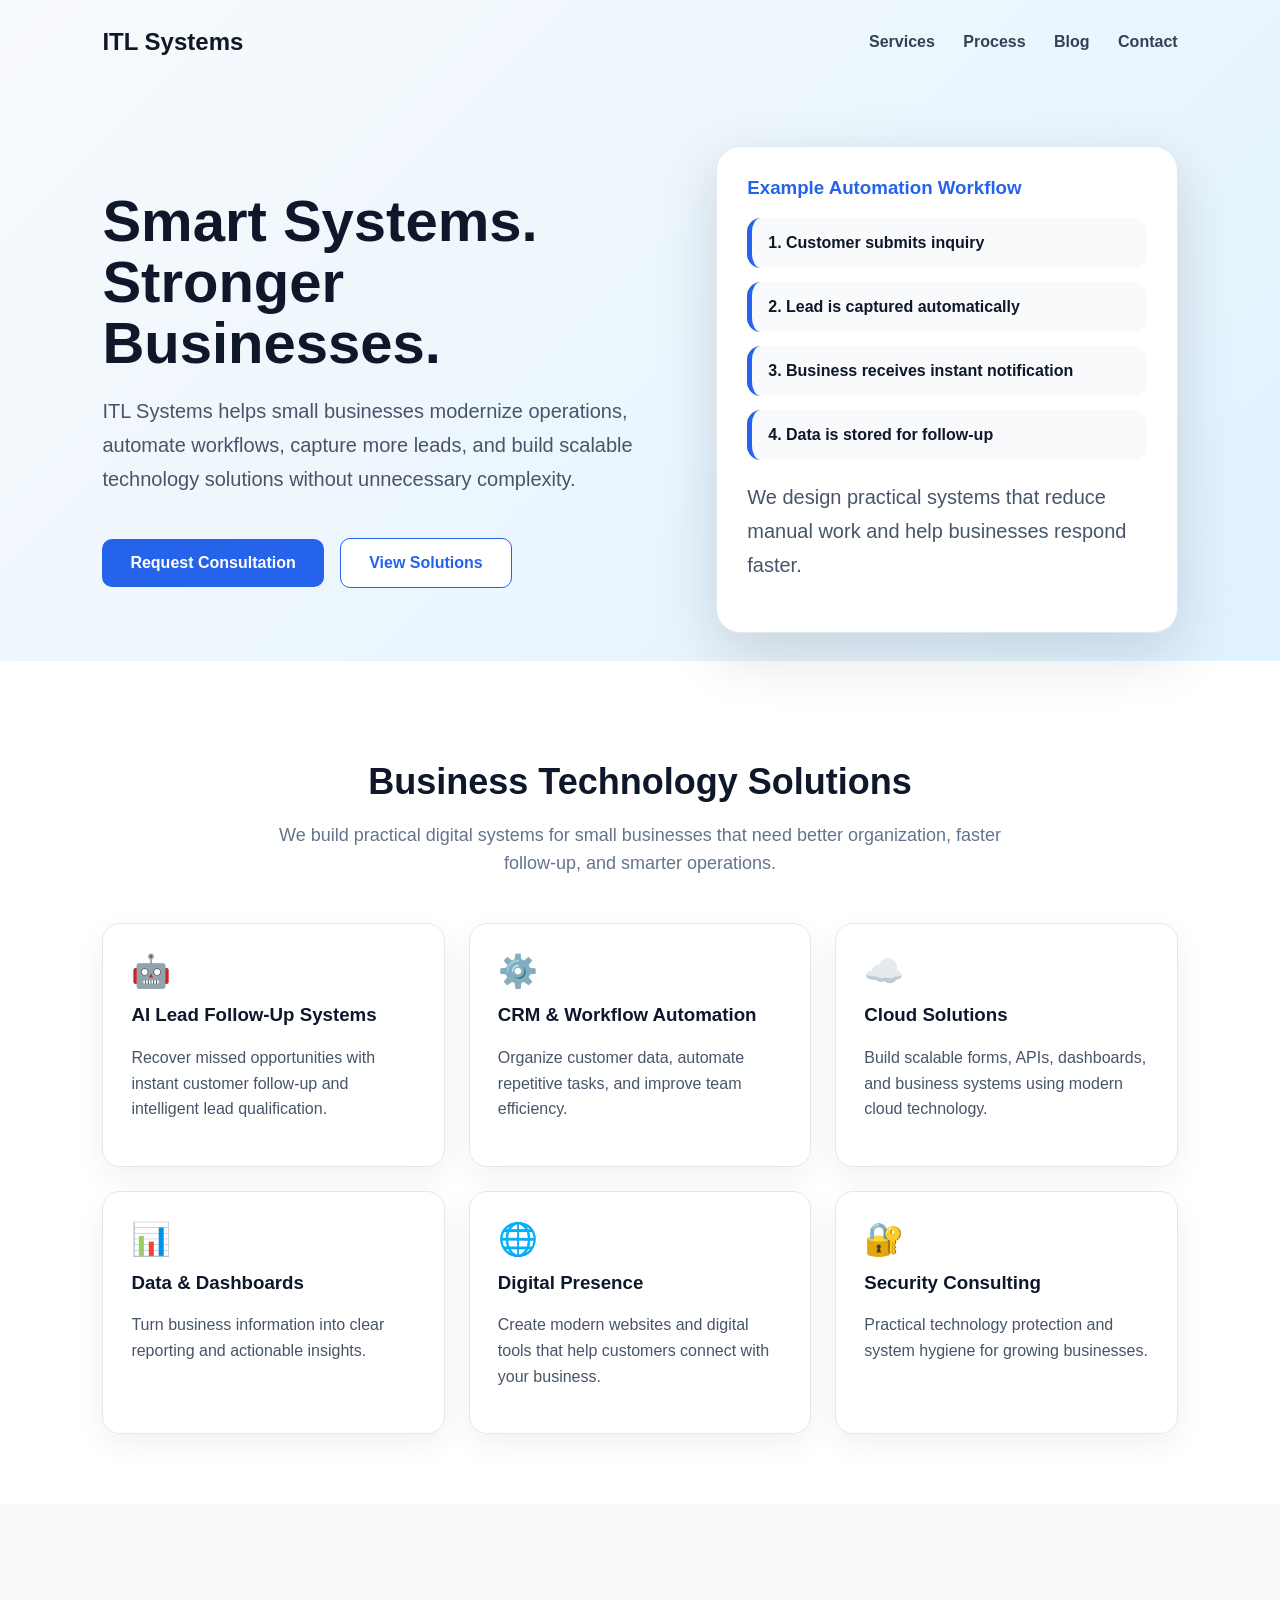
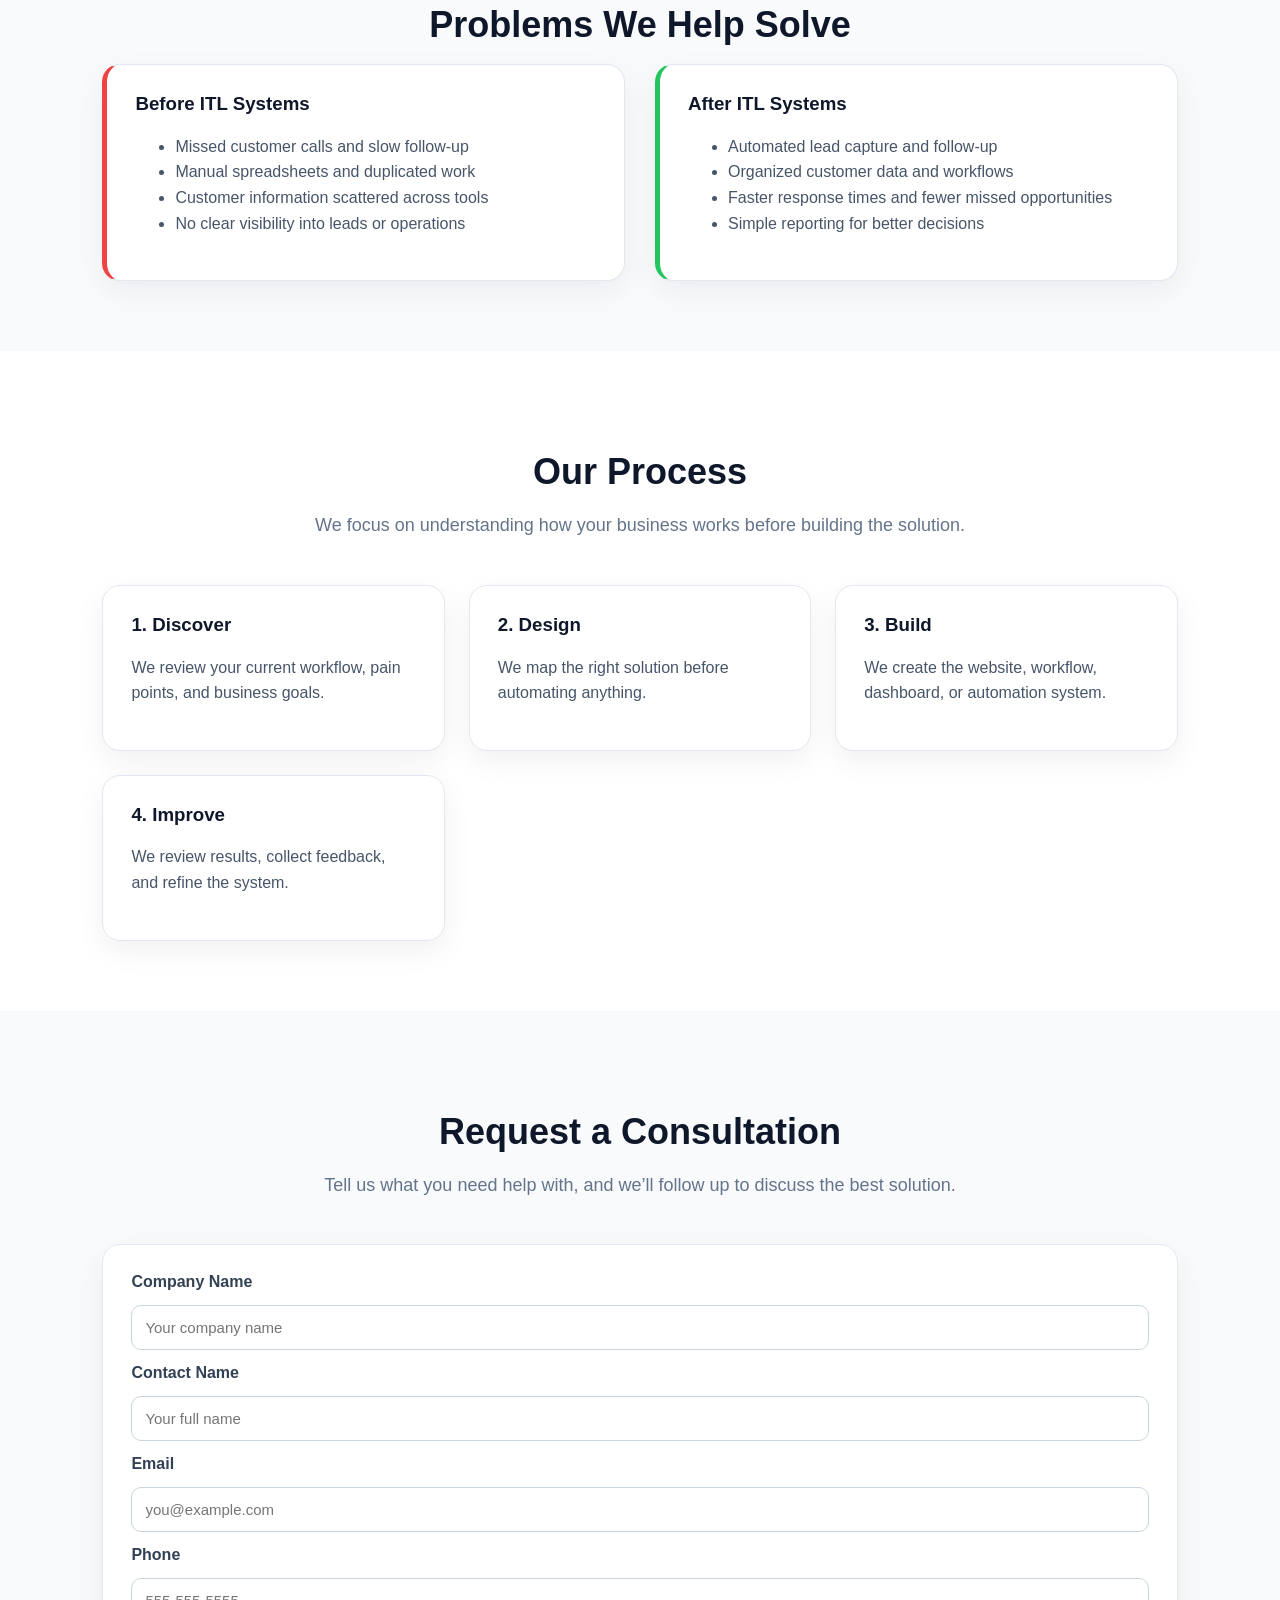
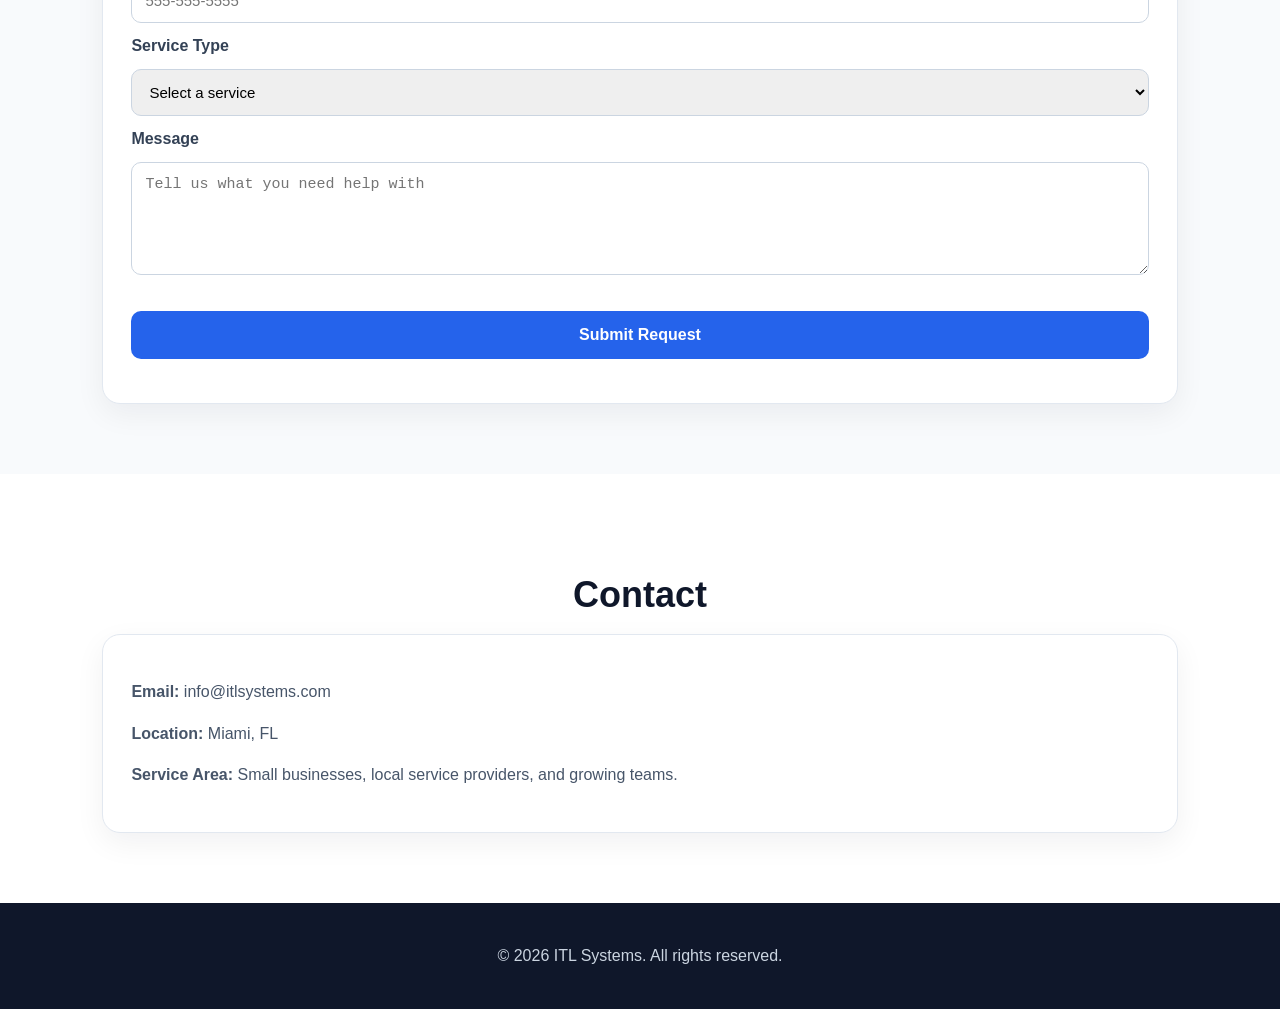
<file: frontend-static-legacy/index.html>
<!DOCTYPE html>
<html lang="en">
<head>
  <meta charset="UTF-8" />
  <meta name="viewport" content="width=device-width, initial-scale=1.0" />
  <title>ITL Systems | Business Technology Solutions</title>

  <style>
    * {
      box-sizing: border-box;
    }

    body {
      margin: 0;
      font-family: Arial, sans-serif;
      background: #ffffff;
      color: #0f172a;
    }

    header {
      background: linear-gradient(135deg, #f8fafc 0%, #e0f2fe 100%);
      padding: 28px 8%;
      min-height: 620px;
    }

    nav {
      display: flex;
      justify-content: space-between;
      align-items: center;
      margin-bottom: 90px;
    }

    .logo {
      font-size: 24px;
      font-weight: bold;
      color: #0f172a;
    }

    .nav-links a {
      margin-left: 24px;
      text-decoration: none;
      color: #334155;
      font-weight: 600;
    }

    .hero {
      display: grid;
      grid-template-columns: 1.1fr 0.9fr;
      gap: 50px;
      align-items: center;
    }

    .hero h1 {
      font-size: 58px;
      line-height: 1.05;
      margin: 0 0 20px;
      color: #0f172a;
    }

    .hero p {
      font-size: 20px;
      line-height: 1.7;
      color: #475569;
      max-width: 650px;
    }

    .button {
      display: inline-block;
      margin-top: 22px;
      padding: 15px 28px;
      background: #2563eb;
      color: white;
      text-decoration: none;
      border-radius: 10px;
      font-weight: bold;
      border: none;
      cursor: pointer;
      font-size: 16px;
    }

    .secondary {
      background: white;
      color: #2563eb;
      border: 1px solid #2563eb;
      margin-left: 12px;
    }

    .hero-card {
      background: white;
      border-radius: 24px;
      padding: 30px;
      box-shadow: 0 20px 60px rgba(15, 23, 42, 0.15);
      border: 1px solid #e2e8f0;
    }

    .hero-card h3 {
      margin-top: 0;
      color: #2563eb;
    }

    .workflow-step {
      padding: 16px;
      background: #f8fafc;
      border-radius: 14px;
      margin: 14px 0;
      border-left: 5px solid #2563eb;
      font-weight: bold;
    }

    section {
      padding: 70px 8%;
    }

    .section-light {
      background: #f8fafc;
    }

    h2 {
      text-align: center;
      font-size: 36px;
      margin-bottom: 18px;
    }

    .section-intro {
      text-align: center;
      color: #64748b;
      font-size: 18px;
      max-width: 760px;
      margin: 0 auto 45px;
      line-height: 1.6;
    }

    .grid {
      display: grid;
      grid-template-columns: repeat(auto-fit, minmax(260px, 1fr));
      gap: 24px;
    }

    .card {
      background: white;
      padding: 28px;
      border-radius: 18px;
      border: 1px solid #e2e8f0;
      box-shadow: 0 10px 30px rgba(15, 23, 42, 0.06);
    }

    .card h3 {
      margin-top: 0;
      color: #0f172a;
    }

    .card p,
    li {
      color: #475569;
      line-height: 1.6;
    }

    .icon {
      font-size: 32px;
      margin-bottom: 14px;
    }

    .split {
      display: grid;
      grid-template-columns: 1fr 1fr;
      gap: 30px;
    }

    .bad {
      border-left: 5px solid #ef4444;
    }

    .good {
      border-left: 5px solid #22c55e;
    }

    form {
      display: flex;
      flex-direction: column;
      gap: 14px;
    }

    label {
      font-weight: bold;
      color: #334155;
    }

    input,
    select,
    textarea {
      padding: 13px;
      border-radius: 10px;
      border: 1px solid #cbd5e1;
      font-size: 15px;
    }

    input:focus,
    select:focus,
    textarea:focus {
      outline: none;
      border-color: #2563eb;
      box-shadow: 0 0 0 3px rgba(37, 99, 235, 0.15);
    }

    #formMessage {
      margin-top: 15px;
      color: #2563eb;
      font-weight: bold;
    }

    footer {
      background: #0f172a;
      color: #cbd5e1;
      text-align: center;
      padding: 28px;
    }

    @media (max-width: 800px) {
      .hero,
      .split {
        grid-template-columns: 1fr;
      }

      .hero h1 {
        font-size: 42px;
      }

      .nav-links {
        display: none;
      }
    }
  </style>
</head>

<body>

<header>
  <nav>
    <div class="logo">ITL Systems</div>
    <div class="nav-links">
      <a href="#services">Services</a>
      <a href="#process">Process</a>
      <a href="blog.html">Blog</a>
      <a href="#contact">Contact</a>
    </div>
  </nav>

  <div class="hero">
    <div>
      <h1>Smart Systems. Stronger Businesses.</h1>
      <p>
        ITL Systems helps small businesses modernize operations, automate workflows,
        capture more leads, and build scalable technology solutions without
        unnecessary complexity.
      </p>

      <a href="#contact" class="button">Request Consultation</a>
      <a href="#services" class="button secondary">View Solutions</a>
    </div>

    <div class="hero-card">
      <h3>Example Automation Workflow</h3>

      <div class="workflow-step">1. Customer submits inquiry</div>
      <div class="workflow-step">2. Lead is captured automatically</div>
      <div class="workflow-step">3. Business receives instant notification</div>
      <div class="workflow-step">4. Data is stored for follow-up</div>

      <p>
        We design practical systems that reduce manual work and help businesses
        respond faster.
      </p>
    </div>
  </div>
</header>

<section id="services">
  <h2>Business Technology Solutions</h2>
  <p class="section-intro">
    We build practical digital systems for small businesses that need better
    organization, faster follow-up, and smarter operations.
  </p>

  <div class="grid">
    <div class="card">
      <div class="icon">🤖</div>
      <h3>AI Lead Follow-Up Systems</h3>
      <p>Recover missed opportunities with instant customer follow-up and intelligent lead qualification.</p>
    </div>

    <div class="card">
      <div class="icon">⚙️</div>
      <h3>CRM & Workflow Automation</h3>
      <p>Organize customer data, automate repetitive tasks, and improve team efficiency.</p>
    </div>

    <div class="card">
      <div class="icon">☁️</div>
      <h3>Cloud Solutions</h3>
      <p>Build scalable forms, APIs, dashboards, and business systems using modern cloud technology.</p>
    </div>

    <div class="card">
      <div class="icon">📊</div>
      <h3>Data & Dashboards</h3>
      <p>Turn business information into clear reporting and actionable insights.</p>
    </div>

    <div class="card">
      <div class="icon">🌐</div>
      <h3>Digital Presence</h3>
      <p>Create modern websites and digital tools that help customers connect with your business.</p>
    </div>

    <div class="card">
      <div class="icon">🔐</div>
      <h3>Security Consulting</h3>
      <p>Practical technology protection and system hygiene for growing businesses.</p>
    </div>
  </div>
</section>

<section class="section-light">
  <h2>Problems We Help Solve</h2>

  <div class="split">
    <div class="card bad">
      <h3>Before ITL Systems</h3>
      <ul>
        <li>Missed customer calls and slow follow-up</li>
        <li>Manual spreadsheets and duplicated work</li>
        <li>Customer information scattered across tools</li>
        <li>No clear visibility into leads or operations</li>
      </ul>
    </div>

    <div class="card good">
      <h3>After ITL Systems</h3>
      <ul>
        <li>Automated lead capture and follow-up</li>
        <li>Organized customer data and workflows</li>
        <li>Faster response times and fewer missed opportunities</li>
        <li>Simple reporting for better decisions</li>
      </ul>
    </div>
  </div>
</section>

<section id="process">
  <h2>Our Process</h2>
  <p class="section-intro">
    We focus on understanding how your business works before building the solution.
  </p>

  <div class="grid">
    <div class="card">
      <h3>1. Discover</h3>
      <p>We review your current workflow, pain points, and business goals.</p>
    </div>

    <div class="card">
      <h3>2. Design</h3>
      <p>We map the right solution before automating anything.</p>
    </div>

    <div class="card">
      <h3>3. Build</h3>
      <p>We create the website, workflow, dashboard, or automation system.</p>
    </div>

    <div class="card">
      <h3>4. Improve</h3>
      <p>We review results, collect feedback, and refine the system.</p>
    </div>
  </div>
</section>

<section id="contact" class="section-light">
  <h2>Request a Consultation</h2>
  <p class="section-intro">
    Tell us what you need help with, and we’ll follow up to discuss the best solution.
  </p>

  <div class="card">
    <form id="inquiryForm">
      <label>Company Name</label>
      <input type="text" id="companyName" placeholder="Your company name" maxlength="100">

      <label>Contact Name</label>
      <input type="text" id="contactName" placeholder="Your full name" maxlength="100" required>

      <label>Email</label>
      <input type="email" id="email" placeholder="you@example.com" maxlength="254" required>

      <label>Phone</label>
      <input type="tel" id="phone" placeholder="555-555-5555" maxlength="30" required>

      <label>Service Type</label>
      <select id="serviceType" required>
        <option value="">Select a service</option>
        <option value="AI Lead Follow-Up Systems">AI Lead Follow-Up Systems</option>
        <option value="CRM & Workflow Automation">CRM & Workflow Automation</option>
        <option value="Cloud Solutions">Cloud Solutions</option>
        <option value="Data & Dashboards">Data & Dashboards</option>
        <option value="Digital Presence">Digital Presence</option>
        <option value="Security Consulting">Security Consulting</option>
      </select>

      <label>Message</label>
      <textarea id="message" rows="5" maxlength="2000" placeholder="Tell us what you need help with"></textarea>

      <button type="submit" class="button">Submit Request</button>
    </form>

    <p id="formMessage"></p>
  </div>
</section>

<section>
  <h2>Contact</h2>

  <div class="card">
    <p><strong>Email:</strong> info@itlsystems.com</p>
    <p><strong>Location:</strong> Miami, FL</p>
    <p><strong>Service Area:</strong> Small businesses, local service providers, and growing teams.</p>
  </div>
</section>

<footer>
  <p>© 2026 ITL Systems. All rights reserved.</p>
</footer>

<script>
  console.log("ITL form script loaded");

  const API_URL = "https://x7uxhbqddl.execute-api.us-east-1.amazonaws.com/dev/inquiries";

  document.getElementById("inquiryForm").addEventListener("submit", async function(event) {
    event.preventDefault();

    const inquiry = {
      companyName: document.getElementById("companyName").value,
      contactName: document.getElementById("contactName").value,
      email: document.getElementById("email").value,
      phone: document.getElementById("phone").value,
      serviceType: document.getElementById("serviceType").value,
      message: document.getElementById("message").value.trim()
    };

    try {
      const response = await fetch(API_URL, {
        method: "POST",
        headers: {
          "Content-Type": "application/json"
        },
        body: JSON.stringify(inquiry)
      });

      const result = await response.json();
      document.getElementById("formMessage").textContent = result.message;

      if (response.ok) {
        document.getElementById("inquiryForm").reset();
      }
    } catch (error) {
      document.getElementById("formMessage").textContent =
        "There was an error submitting your request. Please try again.";
    }
  });
</script>

</body>
</html>
</file>
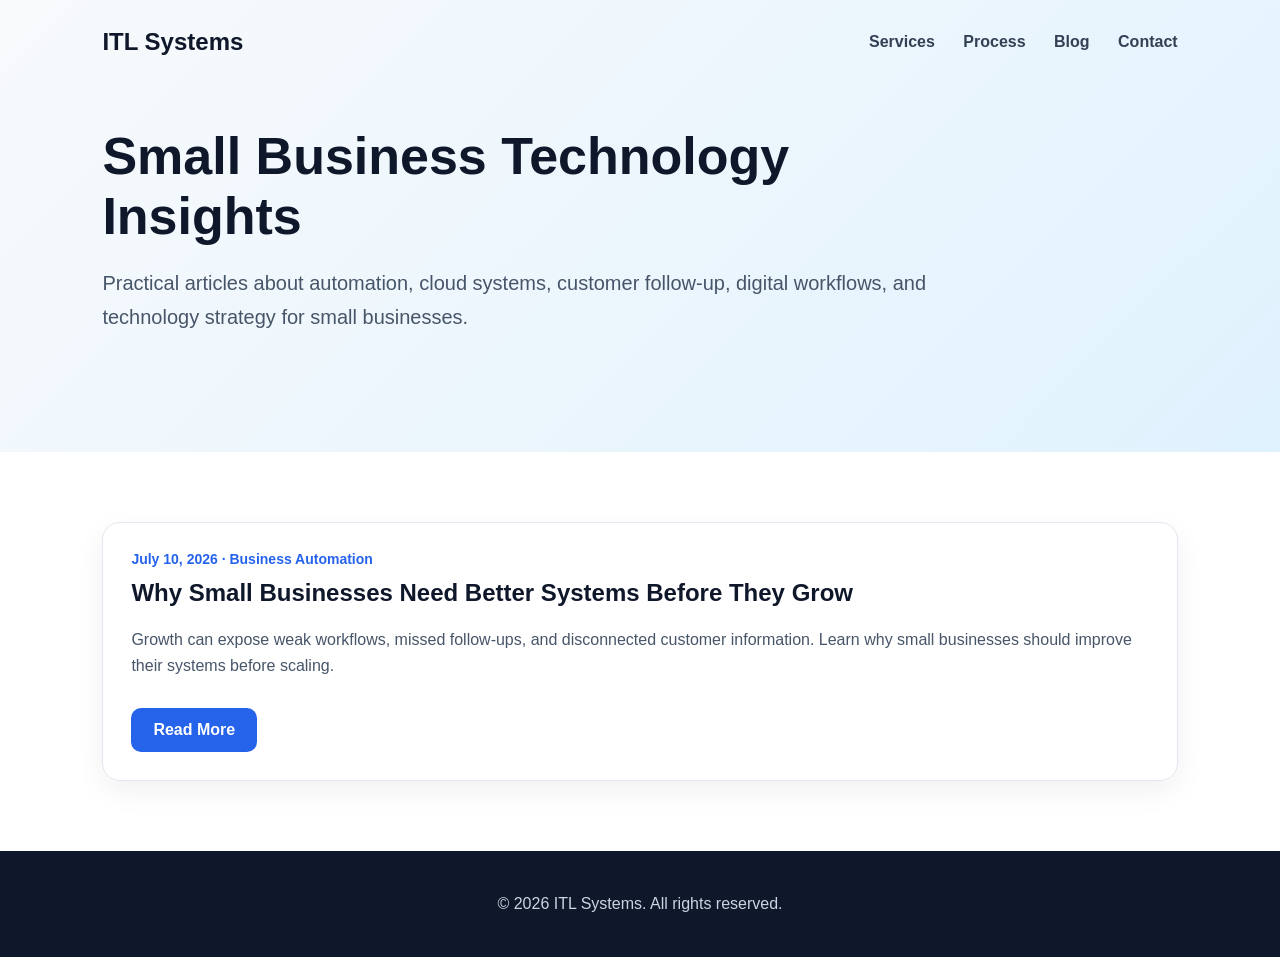
<file: frontend-static-legacy/blog.html>
<!DOCTYPE html>
<html lang="en">
<head>
  <meta charset="UTF-8">
  <meta name="viewport" content="width=device-width, initial-scale=1.0">

  <title>ITL Systems Blog | Small Business Technology Insights</title>

  <meta
    name="description"
    content="Practical insights about automation, cloud systems, customer follow-up, and technology strategy for small businesses."
  >

  <style>
    * {
      box-sizing: border-box;
    }

    body {
      margin: 0;
      font-family: Arial, sans-serif;
      background: #ffffff;
      color: #0f172a;
    }

    header {
      background: linear-gradient(135deg, #f8fafc 0%, #e0f2fe 100%);
      padding: 28px 8%;
    }

    nav {
      display: flex;
      justify-content: space-between;
      align-items: center;
      margin-bottom: 70px;
    }

    .logo {
      font-size: 24px;
      font-weight: bold;
    }

    .nav-links a {
      margin-left: 24px;
      text-decoration: none;
      color: #334155;
      font-weight: 600;
    }

    .blog-hero {
      max-width: 850px;
      padding-bottom: 70px;
    }

    .blog-hero h1 {
      font-size: 52px;
      margin-bottom: 20px;
    }

    .blog-hero p {
      font-size: 20px;
      line-height: 1.7;
      color: #475569;
    }

    section {
      padding: 70px 8%;
    }

    .post-list {
      display: grid;
      grid-template-columns: repeat(auto-fit, minmax(280px, 1fr));
      gap: 24px;
    }

    .card {
      background: white;
      padding: 28px;
      border-radius: 18px;
      border: 1px solid #e2e8f0;
      box-shadow: 0 10px 30px rgba(15, 23, 42, 0.06);
    }

    .card h2 {
      margin-top: 0;
      font-size: 24px;
    }

    .card p {
      color: #475569;
      line-height: 1.6;
    }

    .date {
      color: #2563eb;
      font-weight: bold;
      font-size: 14px;
      margin-bottom: 12px;
    }

    .button {
      display: inline-block;
      margin-top: 14px;
      padding: 13px 22px;
      background: #2563eb;
      color: white;
      text-decoration: none;
      border-radius: 10px;
      font-weight: bold;
    }

    footer {
      background: #0f172a;
      color: #cbd5e1;
      text-align: center;
      padding: 28px;
    }

    @media (max-width: 800px) {
      .blog-hero h1 {
        font-size: 40px;
      }

      .nav-links {
        display: none;
      }
    }
  </style>
</head>

<body>

<header>
  <nav>
    <div class="logo">ITL Systems</div>

    <div class="nav-links">
      <a href="index.html#services">Services</a>
      <a href="index.html#process">Process</a>
      <a href="blog.html">Blog</a>
      <a href="index.html#contact">Contact</a>
    </div>
  </nav>

  <div class="blog-hero">
    <h1>Small Business Technology Insights</h1>

    <p>
      Practical articles about automation, cloud systems, customer follow-up,
      digital workflows, and technology strategy for small businesses.
    </p>
  </div>
</header>

<section>
  <div class="post-list">
    
    <article class="card">
      <div class="date">July 10, 2026 · Business Automation</div>

      <h2>Why Small Businesses Need Better Systems Before They Grow</h2>

      <p>Growth can expose weak workflows, missed follow-ups, and disconnected customer information. Learn why small businesses should improve their systems before scaling.</p>

      <a class="button" href="blog/better-systems-before-growth.html">
        Read More
      </a>
    </article>

  </div>
</section>

<footer>
  <p>© 2026 ITL Systems. All rights reserved.</p>
</footer>

</body>
</html>
</file>
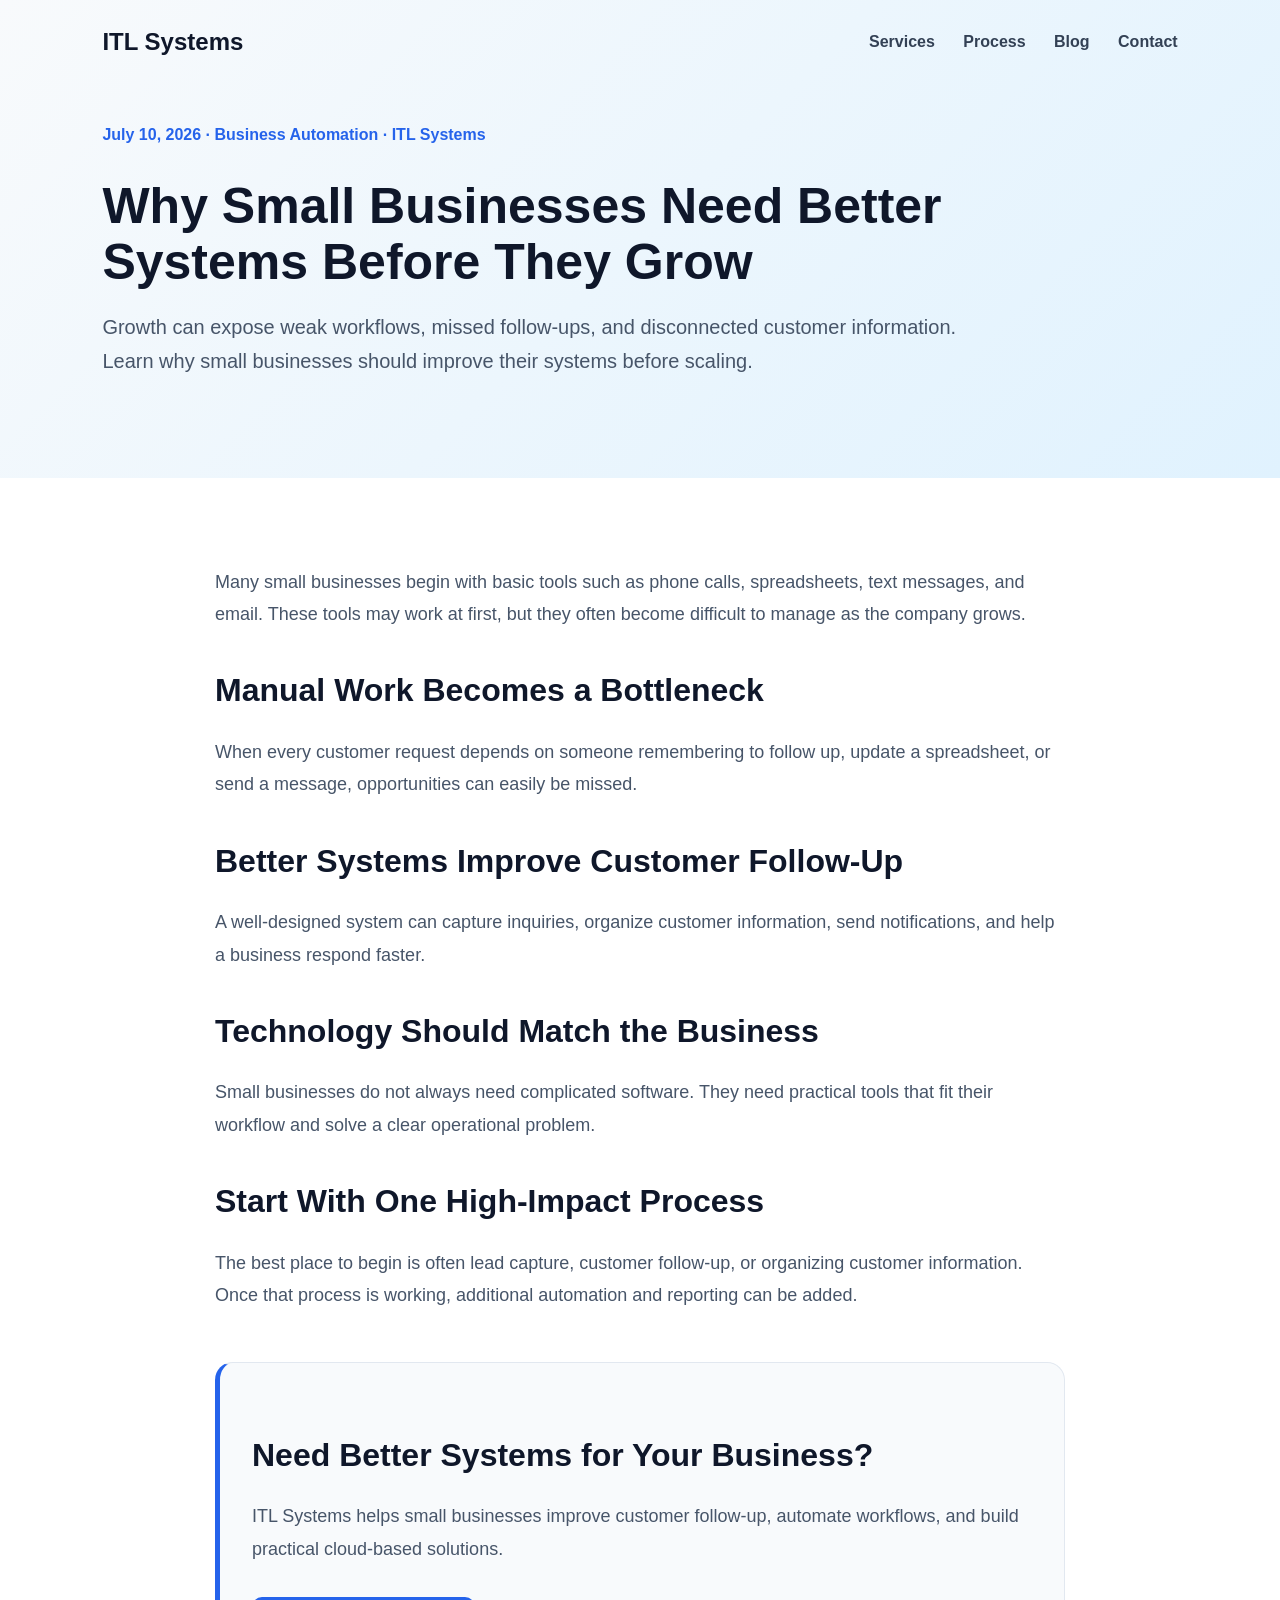
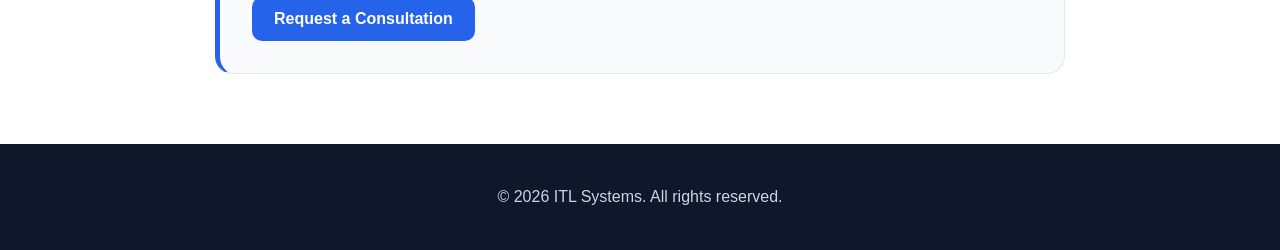
<file: frontend-static-legacy/blog/better-systems-before-growth.html>
<!DOCTYPE html>
<html lang="en">
<head>
  <meta charset="UTF-8">
  <meta name="viewport" content="width=device-width, initial-scale=1.0">

  <title>Why Small Businesses Need Better Systems Before They Grow | ITL Systems</title>
  <meta name="description" content="Growth can expose weak workflows, missed follow-ups, and disconnected customer information. Learn why small businesses should improve their systems before scaling.">

  <style>
    * {
      box-sizing: border-box;
    }

    body {
      margin: 0;
      font-family: Arial, sans-serif;
      background: #ffffff;
      color: #0f172a;
    }

    header {
      background: linear-gradient(135deg, #f8fafc 0%, #e0f2fe 100%);
      padding: 28px 8% 80px;
    }

    nav {
      display: flex;
      justify-content: space-between;
      align-items: center;
      margin-bottom: 70px;
    }

    .logo {
      font-size: 24px;
      font-weight: bold;
    }

    .nav-links a {
      margin-left: 24px;
      text-decoration: none;
      color: #334155;
      font-weight: 600;
    }

    .article-hero {
      max-width: 900px;
    }

    .article-hero h1 {
      font-size: 50px;
      line-height: 1.12;
      margin-bottom: 18px;
    }

    .meta {
      color: #2563eb;
      font-weight: bold;
      margin-bottom: 20px;
    }

    .article-hero p {
      font-size: 20px;
      line-height: 1.7;
      color: #475569;
    }

    main {
      padding: 70px 8%;
    }

    article {
      max-width: 850px;
      margin: 0 auto;
    }

    article h2 {
      font-size: 32px;
      margin-top: 42px;
    }

    article p {
      font-size: 18px;
      line-height: 1.8;
      color: #475569;
    }

    .cta {
      margin-top: 50px;
      padding: 32px;
      background: #f8fafc;
      border: 1px solid #e2e8f0;
      border-left: 5px solid #2563eb;
      border-radius: 18px;
    }

    .button {
      display: inline-block;
      margin-top: 14px;
      padding: 13px 22px;
      background: #2563eb;
      color: white;
      text-decoration: none;
      border-radius: 10px;
      font-weight: bold;
    }

    footer {
      background: #0f172a;
      color: #cbd5e1;
      text-align: center;
      padding: 28px;
    }

    @media (max-width: 800px) {
      .article-hero h1 {
        font-size: 38px;
      }

      .nav-links {
        display: none;
      }
    }
  </style>
</head>

<body>

<header>
  <nav>
    <div class="logo">ITL Systems</div>

    <div class="nav-links">
      <a href="../index.html#services">Services</a>
      <a href="../index.html#process">Process</a>
      <a href="../blog.html">Blog</a>
      <a href="../index.html#contact">Contact</a>
    </div>
  </nav>

  <div class="article-hero">
    <div class="meta">July 10, 2026 · Business Automation · ITL Systems</div>

    <h1>Why Small Businesses Need Better Systems Before They Grow</h1>

    <p>Growth can expose weak workflows, missed follow-ups, and disconnected customer information. Learn why small businesses should improve their systems before scaling.</p>
  </div>
</header>

<main>
  <article>
    <p>Many small businesses begin with basic tools such as phone calls, spreadsheets, text messages, and email. These tools may work at first, but they often become difficult to manage as the company grows.</p>
<h2>Manual Work Becomes a Bottleneck</h2>
<p>When every customer request depends on someone remembering to follow up, update a spreadsheet, or send a message, opportunities can easily be missed.</p>
<h2>Better Systems Improve Customer Follow-Up</h2>
<p>A well-designed system can capture inquiries, organize customer information, send notifications, and help a business respond faster.</p>
<h2>Technology Should Match the Business</h2>
<p>Small businesses do not always need complicated software. They need practical tools that fit their workflow and solve a clear operational problem.</p>
<h2>Start With One High-Impact Process</h2>
<p>The best place to begin is often lead capture, customer follow-up, or organizing customer information. Once that process is working, additional automation and reporting can be added.</p>

    <div class="cta">
      <h2>Need Better Systems for Your Business?</h2>

      <p>
        ITL Systems helps small businesses improve customer follow-up,
        automate workflows, and build practical cloud-based solutions.
      </p>

      <a class="button" href="../index.html#contact">
        Request a Consultation
      </a>
    </div>
  </article>
</main>

<footer>
  <p>© 2026 ITL Systems. All rights reserved.</p>
</footer>

</body>
</html>
</file>
